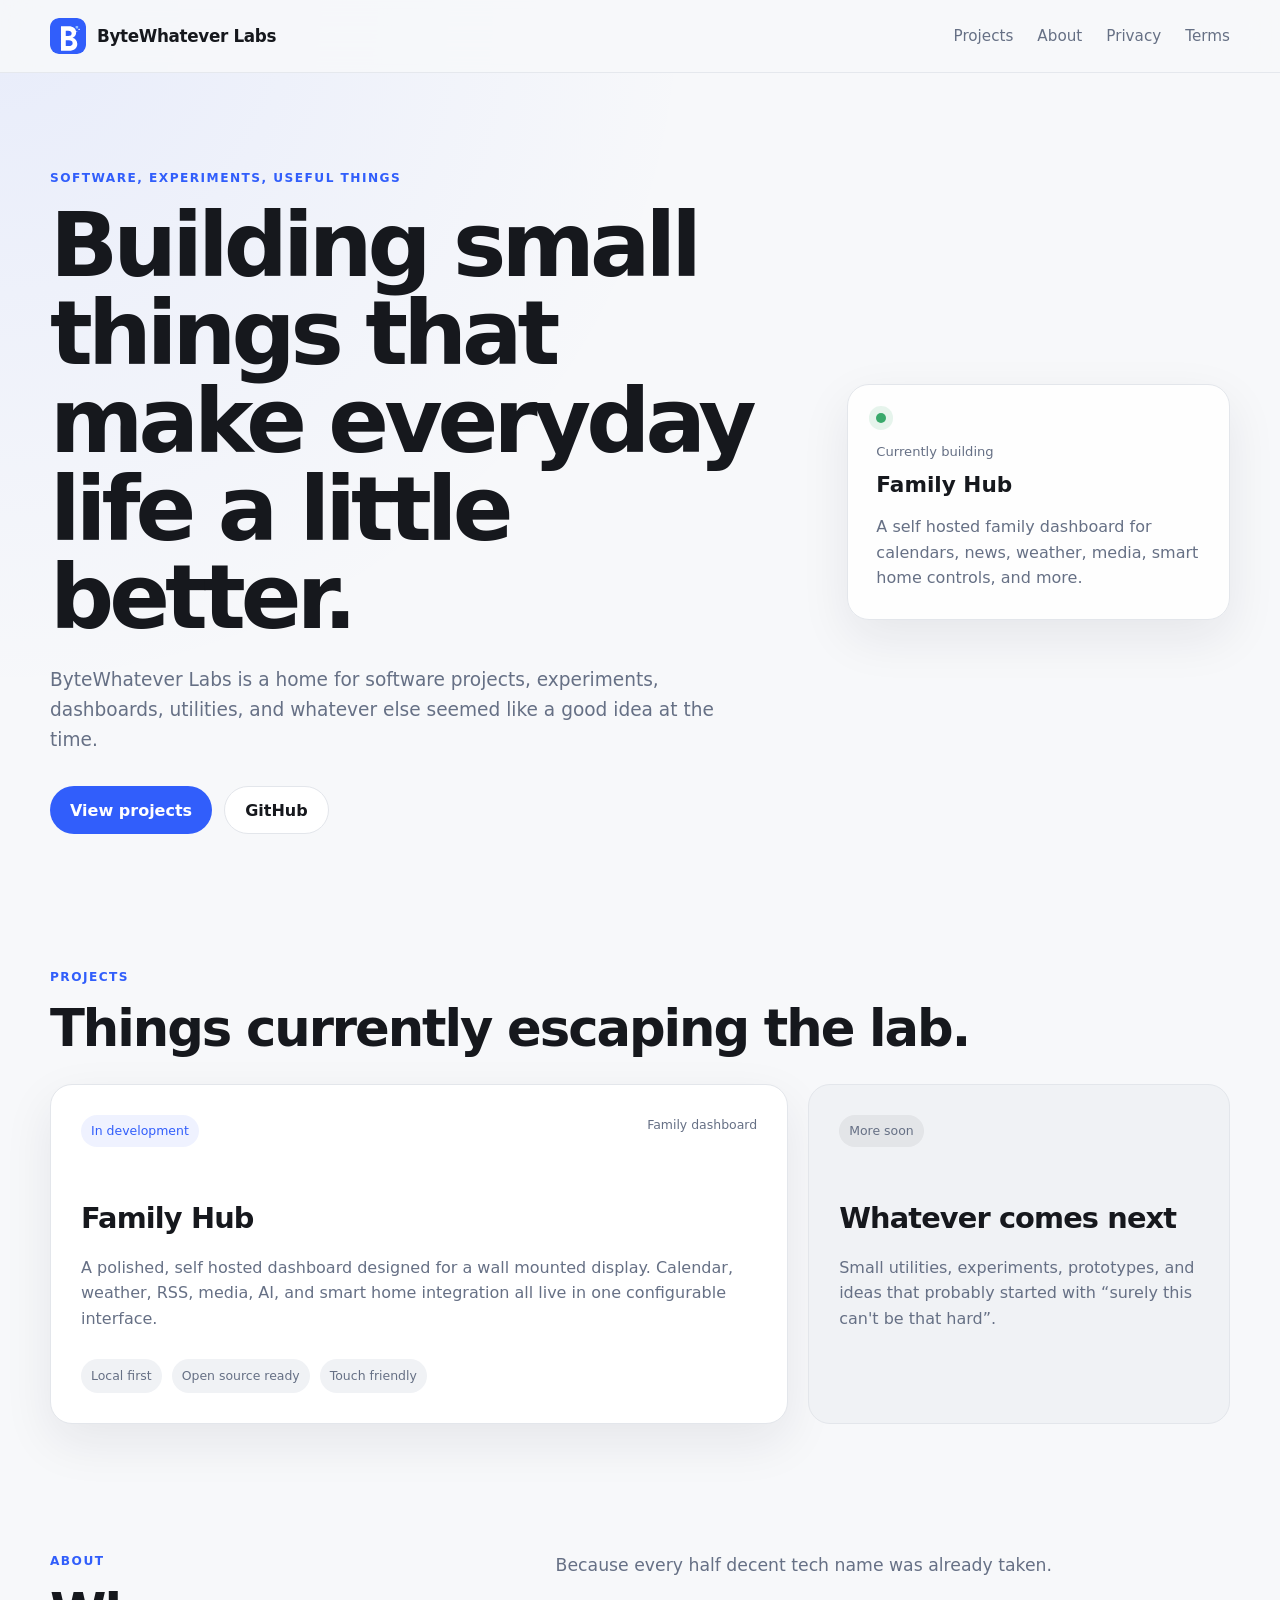
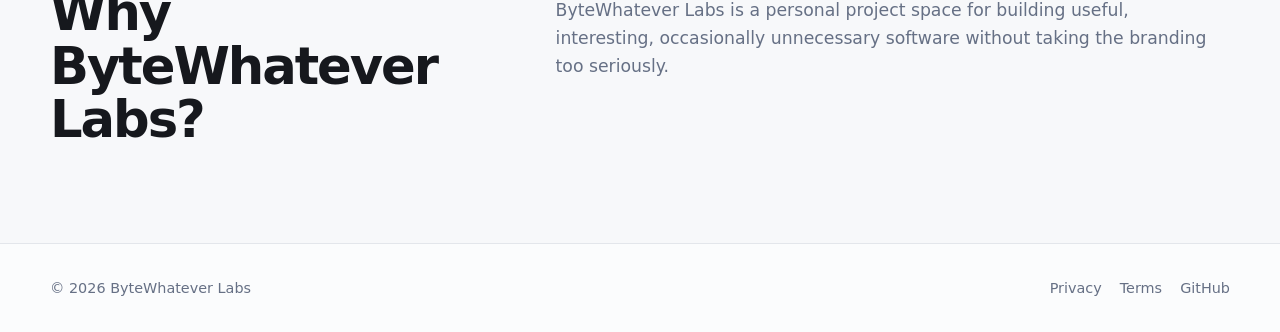
<file: index.html>
<!doctype html>
<html lang="en">
<head>
  <meta charset="utf-8">
  <meta name="viewport" content="width=device-width, initial-scale=1">

  <title>ByteWhatever Labs</title>

  <meta
    name="description"
    content="ByteWhatever Labs builds small software projects, experiments, and useful things."
  >

  <link rel="icon" href="logo.svg" type="image/svg+xml">
  <link rel="stylesheet" href="styles.css">
</head>

<body>

  <header class="site-header">
    <div class="container header-inner">

      <a class="brand" href="index.html">
        <img src="logo.svg" alt="" class="brand-logo">
        <span>ByteWhatever Labs</span>
      </a>

      <nav class="nav">
        <a href="#projects">Projects</a>
        <a href="#about">About</a>
        <a href="privacy.html">Privacy</a>
        <a href="terms.html">Terms</a>
      </nav>

    </div>
  </header>

  <main>

    <section class="hero">
      <div class="container hero-inner">

        <div class="hero-copy">

          <p class="eyebrow">
            Software, experiments, useful things
          </p>

          <h1>
            Building small things that make everyday life a little better.
          </h1>

          <p class="hero-text">
            ByteWhatever Labs is a home for software projects, experiments,
            dashboards, utilities, and whatever else seemed like a good idea
            at the time.
          </p>

          <div class="hero-actions">

            <a class="button primary" href="#projects">
              View projects
            </a>

            <a
              class="button secondary"
              href="https://github.com/josefg"
              target="_blank"
              rel="noopener noreferrer"
            >
              GitHub
            </a>

          </div>

        </div>

        <div class="hero-card">

          <div class="status-dot"></div>

          <span>Currently building</span>

          <strong>Family Hub</strong>

          <p>
            A self hosted family dashboard for calendars, news, weather,
            media, smart home controls, and more.
          </p>

        </div>

      </div>
    </section>

    <section class="section" id="projects">

      <div class="container">

        <div class="section-heading">

          <p class="eyebrow">
            Projects
          </p>

          <h2>
            Things currently escaping the lab.
          </h2>

        </div>

        <div class="project-grid">

          <article class="project-card featured">

            <div class="project-topline">

              <span class="project-tag">
                In development
              </span>

              <span class="project-type">
                Family dashboard
              </span>

            </div>

            <h3>
              Family Hub
            </h3>

            <p>
              A polished, self hosted dashboard designed for a wall mounted
              display. Calendar, weather, RSS, media, AI, and smart home
              integration all live in one configurable interface.
            </p>

            <div class="project-meta">
              <span>Local first</span>
              <span>Open source ready</span>
              <span>Touch friendly</span>
            </div>

          </article>

          <article class="project-card muted">

            <div class="project-topline">

              <span class="project-tag subtle">
                More soon
              </span>

            </div>

            <h3>
              Whatever comes next
            </h3>

            <p>
              Small utilities, experiments, prototypes, and ideas that
              probably started with “surely this can't be that hard”.
            </p>

          </article>

        </div>

      </div>

    </section>

    <section class="section about" id="about">

      <div class="container about-grid">

        <div>

          <p class="eyebrow">
            About
          </p>

          <h2>
            Why ByteWhatever Labs?
          </h2>

        </div>

        <div class="about-copy">

          <p>
            Because every half decent tech name was already taken.
          </p>

          <p>
            ByteWhatever Labs is a personal project space for building useful,
            interesting, occasionally unnecessary software without taking the
            branding too seriously.
          </p>

        </div>

      </div>

    </section>

  </main>

  <footer class="site-footer">

    <div class="container footer-inner">

      <span>
        © 2026 ByteWhatever Labs
      </span>

      <div class="footer-links">

        <a href="privacy.html">
          Privacy
        </a>

        <a href="terms.html">
          Terms
        </a>

        <a
          href="https://github.com/josefg"
          target="_blank"
          rel="noopener noreferrer"
        >
          GitHub
        </a>

      </div>

    </div>

  </footer>

</body>
</html>
</file>
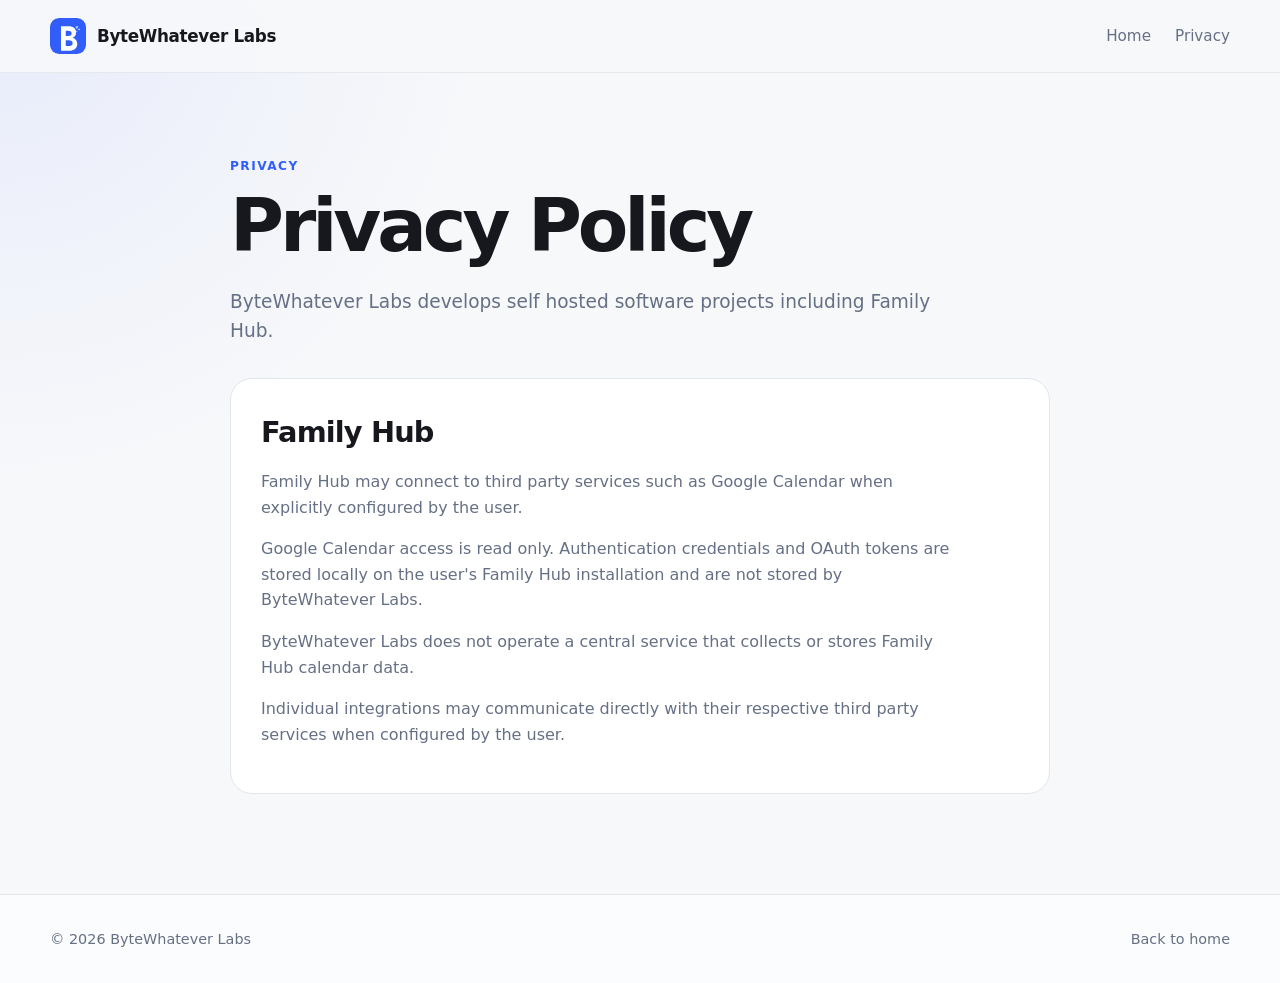
<file: privacy.html>
<!doctype html>
<html lang="en">
<head>
  <meta charset="utf-8">
  <meta name="viewport" content="width=device-width, initial-scale=1">

  <title>Privacy Policy | ByteWhatever Labs</title>

  <meta
    name="description"
    content="Privacy policy for ByteWhatever Labs projects."
  >

  <link rel="icon" href="logo.svg" type="image/svg+xml">
  <link rel="stylesheet" href="styles.css">
</head>

<body>

  <header class="site-header">

    <div class="container header-inner">

      <a class="brand" href="index.html">
        <img src="logo.svg" alt="" class="brand-logo">
        <span>ByteWhatever Labs</span>
      </a>

      <nav class="nav">
        <a href="index.html">Home</a>
        <a href="privacy.html">Privacy</a>
      </nav>

    </div>

  </header>

  <main>

    <section class="section privacy-section">

      <div class="container privacy-container">

        <p class="eyebrow">
          Privacy
        </p>

        <h1 class="privacy-title">
          Privacy Policy
        </h1>

        <p class="hero-text">
          ByteWhatever Labs develops self hosted software projects including
          Family Hub.
        </p>

        <div class="project-card privacy-card">

          <h3>
            Family Hub
          </h3>

          <p>
            Family Hub may connect to third party services such as Google
            Calendar when explicitly configured by the user.
          </p>

          <p>
            Google Calendar access is read only. Authentication credentials
            and OAuth tokens are stored locally on the user's Family Hub
            installation and are not stored by ByteWhatever Labs.
          </p>

          <p>
            ByteWhatever Labs does not operate a central service that collects
            or stores Family Hub calendar data.
          </p>

          <p>
            Individual integrations may communicate directly with their
            respective third party services when configured by the user.
          </p>

        </div>

      </div>

    </section>

  </main>

  <footer class="site-footer">

    <div class="container footer-inner">

      <span>
        © 2026 ByteWhatever Labs
      </span>

      <a href="index.html">
        Back to home
      </a>

    </div>

  </footer>

</body>
</html>
</file>
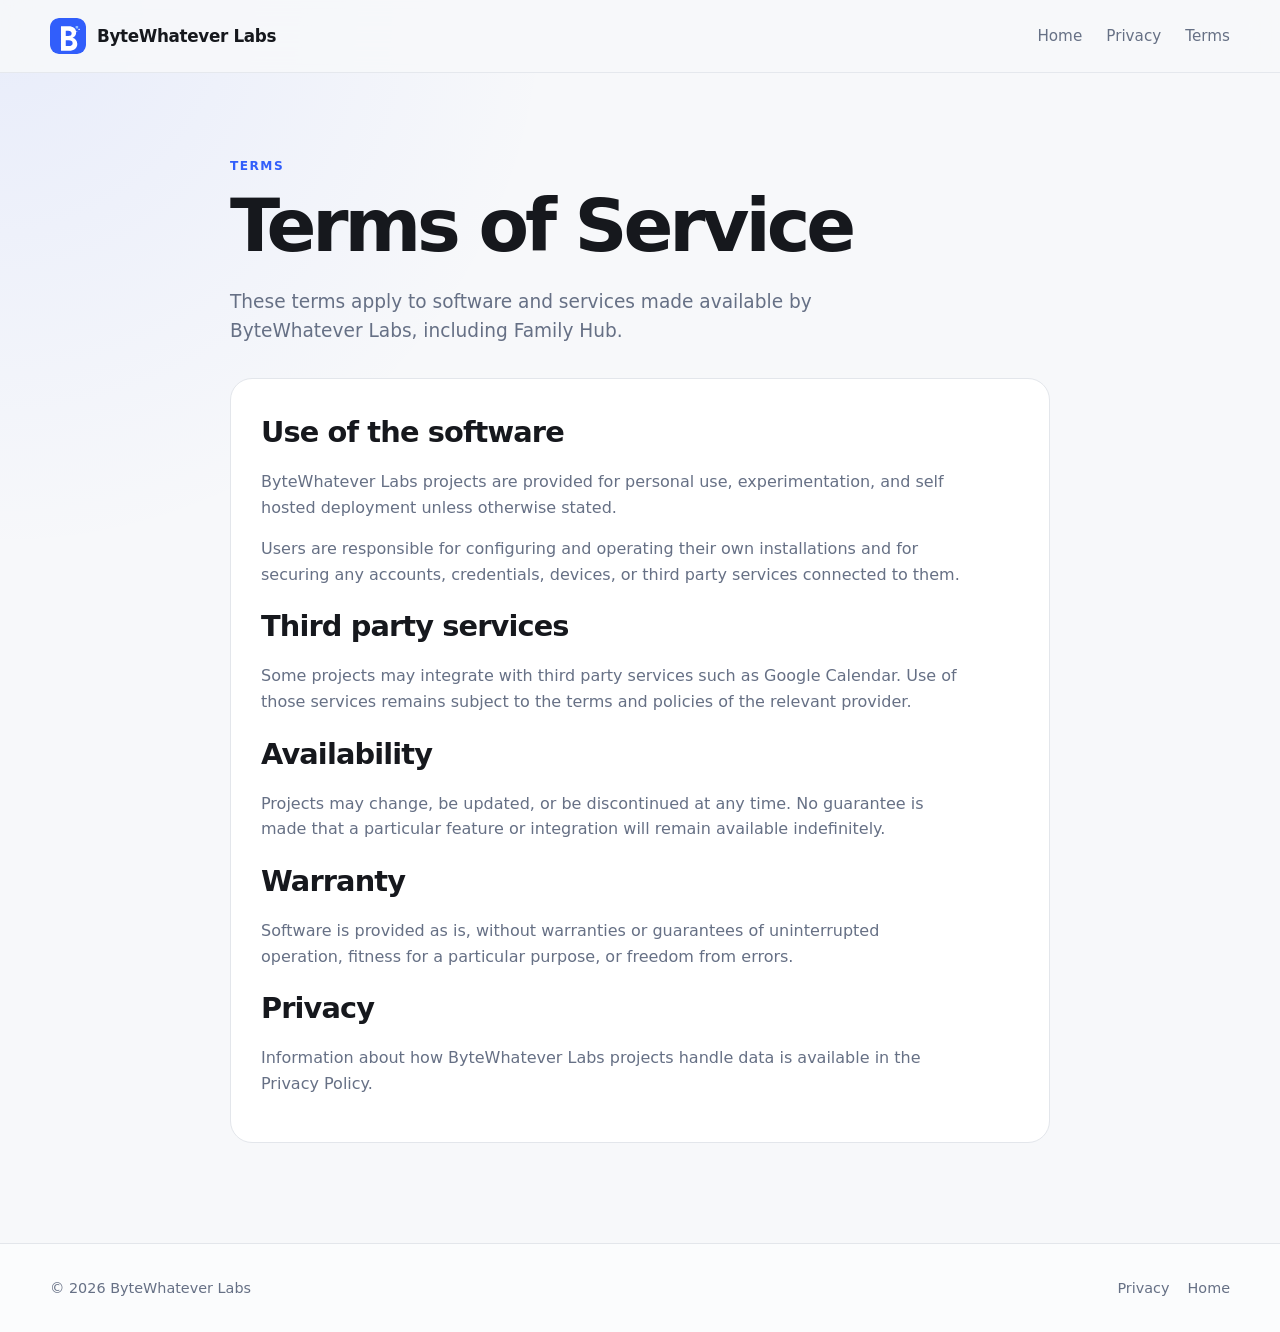
<file: terms.html>
<!doctype html>
<html lang="en">
<head>
  <meta charset="utf-8">
  <meta name="viewport" content="width=device-width, initial-scale=1">

  <title>Terms of Service | ByteWhatever Labs</title>

  <meta
    name="description"
    content="Terms of Service for ByteWhatever Labs projects."
  >

  <link rel="icon" href="logo.svg" type="image/svg+xml">
  <link rel="stylesheet" href="styles.css">
</head>

<body>

  <header class="site-header">

    <div class="container header-inner">

      <a class="brand" href="index.html">
        <img src="logo.svg" alt="" class="brand-logo">
        <span>ByteWhatever Labs</span>
      </a>

      <nav class="nav">
        <a href="index.html">Home</a>
        <a href="privacy.html">Privacy</a>
        <a href="terms.html">Terms</a>
      </nav>

    </div>

  </header>

  <main>

    <section class="section privacy-section">

      <div class="container privacy-container">

        <p class="eyebrow">
          Terms
        </p>

        <h1 class="privacy-title">
          Terms of Service
        </h1>

        <p class="hero-text">
          These terms apply to software and services made available by
          ByteWhatever Labs, including Family Hub.
        </p>

        <div class="project-card privacy-card">

          <h3>Use of the software</h3>

          <p>
            ByteWhatever Labs projects are provided for personal use,
            experimentation, and self hosted deployment unless otherwise stated.
          </p>

          <p>
            Users are responsible for configuring and operating their own
            installations and for securing any accounts, credentials, devices,
            or third party services connected to them.
          </p>

          <h3>Third party services</h3>

          <p>
            Some projects may integrate with third party services such as
            Google Calendar. Use of those services remains subject to the
            terms and policies of the relevant provider.
          </p>

          <h3>Availability</h3>

          <p>
            Projects may change, be updated, or be discontinued at any time.
            No guarantee is made that a particular feature or integration will
            remain available indefinitely.
          </p>

          <h3>Warranty</h3>

          <p>
            Software is provided as is, without warranties or guarantees of
            uninterrupted operation, fitness for a particular purpose, or
            freedom from errors.
          </p>

          <h3>Privacy</h3>

          <p>
            Information about how ByteWhatever Labs projects handle data is
            available in the
            <a href="privacy.html">Privacy Policy</a>.
          </p>

        </div>

      </div>

    </section>

  </main>

  <footer class="site-footer">

    <div class="container footer-inner">

      <span>
        © 2026 ByteWhatever Labs
      </span>

      <div class="footer-links">
        <a href="privacy.html">Privacy</a>
        <a href="index.html">Home</a>
      </div>

    </div>

  </footer>

</body>
</html>
</file>
<file: styles.css>
:root {
  --bg: #f7f8fa;
  --surface: #ffffff;
  --surface-soft: #f0f2f5;
  --text: #16181d;
  --text-soft: #667085;
  --border: #e3e6eb;
  --accent: #315efb;
  --accent-dark: #2447c6;
  --shadow: 0 18px 50px rgba(25, 31, 45, 0.08);
  --radius: 22px;
  --max-width: 1180px;
}

* {
  box-sizing: border-box;
}

html {
  scroll-behavior: smooth;
}

body {
  margin: 0;

  font-family:
    Inter,
    ui-sans-serif,
    system-ui,
    -apple-system,
    BlinkMacSystemFont,
    "Segoe UI",
    sans-serif;

  background:
    radial-gradient(
      circle at top left,
      rgba(49, 94, 251, 0.08),
      transparent 30%
    ),
    var(--bg);

  color: var(--text);

  line-height: 1.6;
}

a {
  color: inherit;
  text-decoration: none;
}

.container {
  width: min(calc(100% - 40px), var(--max-width));
  margin: 0 auto;
}

/* HEADER */

.site-header {
  position: sticky;
  top: 0;
  z-index: 10;

  backdrop-filter: blur(18px);

  background: rgba(247, 248, 250, 0.86);

  border-bottom: 1px solid rgba(227, 230, 235, 0.85);
}

.header-inner {
  min-height: 72px;

  display: flex;
  align-items: center;
  justify-content: space-between;

  gap: 24px;
}

.brand {
  display: inline-flex;
  align-items: center;

  gap: 11px;

  font-weight: 750;
  letter-spacing: -0.02em;
  font-size: 1.05rem;
}

.brand-logo {
  display: block;

  width: 36px;
  height: 36px;

  border-radius: 9px;
}

.nav {
  display: flex;

  gap: 24px;

  font-size: 0.95rem;

  color: var(--text-soft);
}

.nav a {
  transition: color 0.15s ease;
}

.nav a:hover {
  color: var(--text);
}

/* HERO */

.hero {
  padding: 96px 0 70px;
}

.hero-inner {
  display: grid;

  grid-template-columns:
    minmax(0, 1.55fr)
    minmax(280px, 0.8fr);

  gap: 56px;

  align-items: center;
}

.eyebrow {
  margin: 0 0 14px;

  text-transform: uppercase;

  letter-spacing: 0.12em;

  font-size: 0.76rem;

  font-weight: 700;

  color: var(--accent);
}

h1,
h2,
h3,
p {
  margin-top: 0;
}

h1 {
  max-width: 820px;

  margin-bottom: 24px;

  font-size: clamp(3rem, 7vw, 5.6rem);

  line-height: 0.98;

  letter-spacing: -0.055em;
}

.hero-text {
  max-width: 710px;

  margin-bottom: 32px;

  font-size: 1.16rem;

  color: var(--text-soft);
}

.hero-actions {
  display: flex;
  flex-wrap: wrap;

  gap: 12px;
}

.button {
  display: inline-flex;

  align-items: center;
  justify-content: center;

  min-height: 48px;

  padding: 0 20px;

  border-radius: 999px;

  font-weight: 650;

  transition:
    transform 0.2s ease,
    box-shadow 0.2s ease,
    background 0.2s ease;
}

.button.primary {
  background: var(--accent);

  color: white;
}

.button.primary:hover {
  background: var(--accent-dark);

  transform: translateY(-1px);
}

.button.secondary {
  background: var(--surface);

  border: 1px solid var(--border);
}

.button.secondary:hover {
  transform: translateY(-1px);

  box-shadow: var(--shadow);
}

/* HERO PROJECT CARD */

.hero-card {
  position: relative;

  padding: 28px;

  border: 1px solid var(--border);

  border-radius: var(--radius);

  background: rgba(255, 255, 255, 0.88);

  box-shadow: var(--shadow);
}

.hero-card span {
  display: block;

  margin-bottom: 6px;

  font-size: 0.82rem;

  color: var(--text-soft);
}

.hero-card strong {
  display: block;

  margin-bottom: 12px;

  font-size: 1.35rem;
}

.hero-card p {
  margin-bottom: 0;

  color: var(--text-soft);
}

.status-dot {
  width: 10px;
  height: 10px;

  margin-bottom: 18px;

  border-radius: 50%;

  background: #39a96b;

  box-shadow:
    0 0 0 7px rgba(57, 169, 107, 0.12);
}

/* SECTIONS */

.section {
  padding: 64px 0;
}

.section-heading {
  margin-bottom: 28px;
}

.section h2 {
  margin-bottom: 0;

  font-size: clamp(2rem, 4vw, 3.2rem);

  line-height: 1.05;

  letter-spacing: -0.04em;
}

/* PROJECTS */

.project-grid {
  display: grid;

  grid-template-columns: 1.4fr 0.8fr;

  gap: 20px;
}

.project-card {
  min-height: 310px;

  padding: 30px;

  border: 1px solid var(--border);

  border-radius: var(--radius);

  background: var(--surface);
}

.project-card.featured {
  box-shadow: var(--shadow);
}

.project-card.muted {
  background: var(--surface-soft);
}

.project-topline {
  display: flex;

  justify-content: space-between;

  gap: 16px;

  margin-bottom: 48px;
}

.project-tag,
.project-type {
  font-size: 0.78rem;

  color: var(--text-soft);
}

.project-tag {
  padding: 6px 10px;

  border-radius: 999px;

  background: rgba(49, 94, 251, 0.08);

  color: var(--accent);
}

.project-tag.subtle {
  background: rgba(22, 24, 29, 0.06);

  color: var(--text-soft);
}

.project-card h3 {
  margin-bottom: 14px;

  font-size: 1.8rem;

  letter-spacing: -0.03em;
}

.project-card p {
  max-width: 700px;

  color: var(--text-soft);
}

.project-meta {
  display: flex;
  flex-wrap: wrap;

  gap: 10px;

  margin-top: 28px;
}

.project-meta span {
  padding: 7px 10px;

  border-radius: 999px;

  background: var(--surface-soft);

  color: var(--text-soft);

  font-size: 0.78rem;
}

/* ABOUT */

.about {
  padding-bottom: 96px;
}

.about-grid {
  display: grid;

  grid-template-columns: 0.8fr 1.2fr;

  gap: 56px;
}

.about-copy {
  font-size: 1.08rem;

  color: var(--text-soft);
}

/* PRIVACY */

.privacy-section {
  padding-top: 84px;
  padding-bottom: 100px;
}

.privacy-container {
  max-width: 820px;
}

.privacy-title {
  font-size: clamp(2.8rem, 6vw, 4.6rem);
}

.privacy-card {
  min-height: auto;
}

/* FOOTER */

.site-footer {
  border-top: 1px solid var(--border);

  background: rgba(255, 255, 255, 0.6);
}

.footer-inner {
  min-height: 88px;

  display: flex;

  align-items: center;
  justify-content: space-between;

  gap: 20px;

  color: var(--text-soft);

  font-size: 0.9rem;
}

.footer-links {
  display: flex;

  gap: 18px;
}

/* TABLET */

@media (max-width: 860px) {

  .hero {
    padding-top: 64px;
  }

  .hero-inner,
  .project-grid,
  .about-grid {
    grid-template-columns: 1fr;
  }

  .hero-inner {
    gap: 32px;
  }

  .project-card {
    min-height: unset;
  }
}

/* MOBILE */

@media (max-width: 620px) {

  .container {
    width: min(calc(100% - 24px), var(--max-width));
  }

  .header-inner {
    min-height: 64px;
  }

  .brand span {
    font-size: 0.95rem;
  }

  .brand-logo {
    width: 32px;
    height: 32px;
  }

  .nav {
    gap: 14px;

    font-size: 0.88rem;
  }

  .nav a:first-child {
    display: none;
  }

  h1 {
    font-size: 2.75rem;
  }

  .hero {
    padding-top: 52px;
  }

  .hero-actions {
    flex-direction: column;
  }

  .button {
    width: 100%;
  }

  .footer-inner {
    padding: 22px 0;

    align-items: flex-start;

    flex-direction: column;
  }
}
</file>
